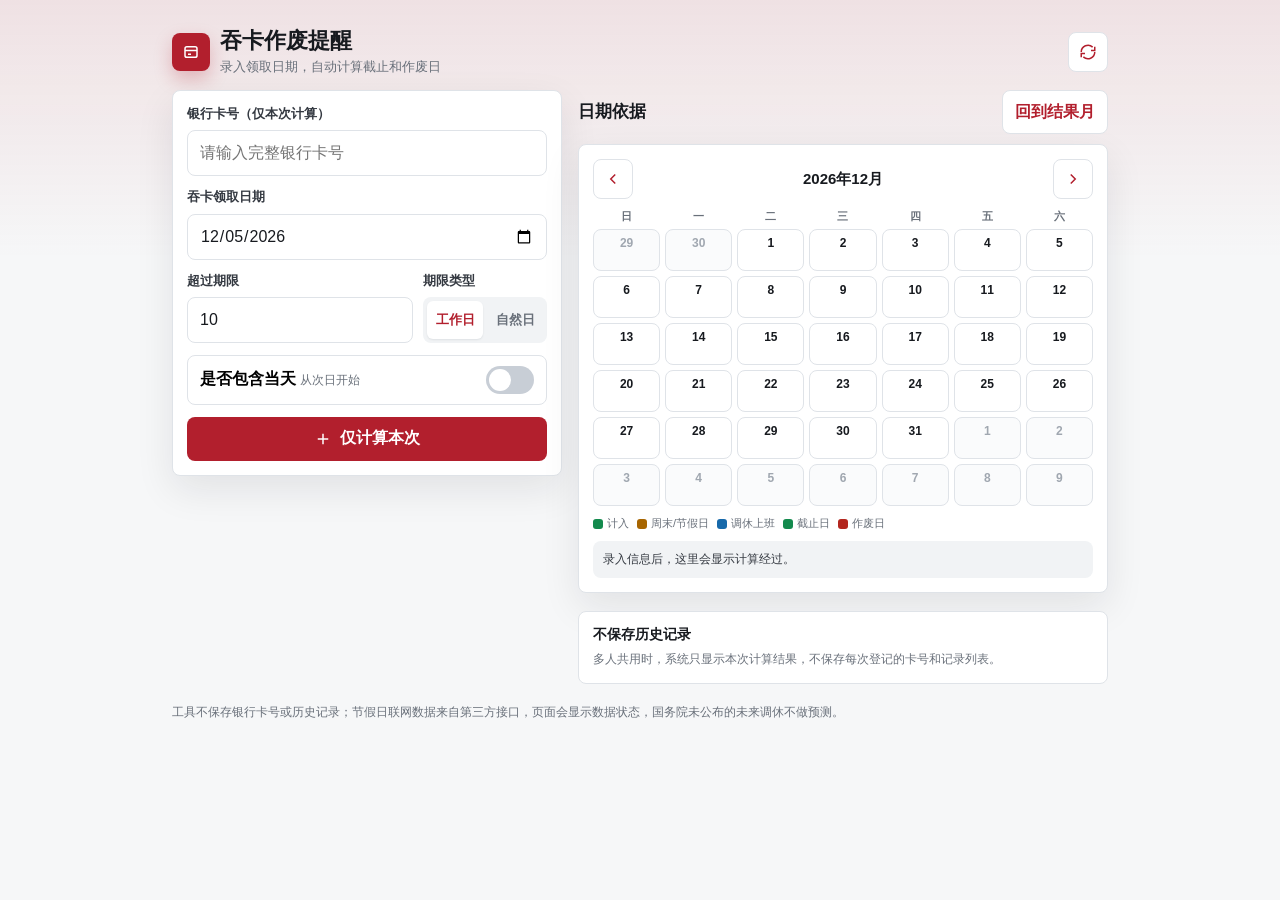
<file: apps/atm-card-expiry-reminder/index.html>
<!doctype html>
<html lang="zh-CN">
  <head>
    <meta charset="UTF-8" />
    <meta name="viewport" content="width=device-width, initial-scale=1.0" />
    <title>吞卡作废提醒</title>
    <link rel="icon" href="data:," />
    <link rel="stylesheet" href="./styles.css" />
  </head>
  <body>
    <main class="app-shell" data-screen-label="ATM 吞卡作废提醒工具">
      <header class="topbar">
        <div class="brand">
          <div class="brand-mark" aria-hidden="true">
            <svg viewBox="0 0 24 24" fill="none" stroke="currentColor">
              <path d="M4 7.5A2.5 2.5 0 0 1 6.5 5h11A2.5 2.5 0 0 1 20 7.5v9A2.5 2.5 0 0 1 17.5 19h-11A2.5 2.5 0 0 1 4 16.5v-9Z"></path>
              <path d="M4 10h16"></path>
              <path d="M8 15h4"></path>
            </svg>
          </div>
          <div>
            <h1>吞卡作废提醒</h1>
            <p>录入领取日期，自动计算截止和作废日</p>
          </div>
        </div>
        <button class="icon-button" id="refreshHolidays" type="button" title="刷新节假日数据" aria-label="刷新节假日数据">
          <svg viewBox="0 0 24 24" fill="none" stroke="currentColor">
            <path d="M21 12a9 9 0 0 1-15.2 6.5"></path>
            <path d="M3 12A9 9 0 0 1 18.2 5.5"></path>
            <path d="M21 5v5h-5"></path>
            <path d="M3 19v-5h5"></path>
          </svg>
        </button>
      </header>

      <div class="desktop-grid">
        <section class="panel" aria-label="录入表单">
          <form id="expiryForm" class="form-grid">
            <div class="field">
              <label for="cardNumber">银行卡号（仅本次计算）</label>
              <input id="cardNumber" name="cardNumber" inputmode="numeric" autocomplete="off" placeholder="请输入完整银行卡号" required />
            </div>

            <div class="field">
              <label for="startDate">吞卡领取日期</label>
              <input id="startDate" name="startDate" type="date" required />
            </div>

            <div class="field-row">
              <div class="field">
                <label for="limitDays">超过期限</label>
                <input id="limitDays" name="limitDays" type="number" min="1" max="999" step="1" value="10" required />
              </div>
              <div class="field">
                <span class="label-text">期限类型</span>
                <div class="segmented" role="tablist" aria-label="期限类型">
                  <button type="button" data-unit="workday" class="active">工作日</button>
                  <button type="button" data-unit="natural">自然日</button>
                </div>
              </div>
            </div>

            <button class="switch-row" id="includeStartSwitch" type="button" aria-pressed="false">
              <div>
                <strong>是否包含当天</strong>
                <span id="includeStartCopy">默认从领取日期次日开始计算</span>
              </div>
              <span class="switch" aria-hidden="true"></span>
            </button>

            <button class="primary-button" type="submit">
              <svg viewBox="0 0 24 24" fill="none" stroke="currentColor">
                <path d="M5 12h14"></path>
                <path d="M12 5v14"></path>
              </svg>
              仅计算本次
            </button>
          </form>

          <div id="message" class="message" role="status"></div>

          <div id="resultPanel" class="result-panel">
            <div class="result-grid">
              <div class="metric">
                <span>最后可处理日</span>
                <strong id="deadlineText">-</strong>
              </div>
              <div class="metric danger">
                <span>作废日</span>
                <strong id="voidDateText">-</strong>
              </div>
            </div>
            <div class="data-source">
              <div class="source-line">
                <span id="sourceStatus" class="status-dot warn">等待数据</span>
                <button id="manualRefresh" class="text-button" type="button">刷新</button>
              </div>
              <div id="sourceDetail">节假日数据用于判断工作日、节假日和调休上班日。</div>
            </div>
            <div class="result-actions">
              <button id="downloadCurrentCalendar" class="secondary-button" type="button">下载本次日历提醒</button>
            </div>
          </div>
        </section>

        <section>
          <div class="section-title">
            <h2>日期依据</h2>
            <button id="calendarToday" class="secondary-button" type="button">回到结果月</button>
          </div>
          <div class="panel">
            <div class="calendar-toolbar">
              <button id="prevMonth" class="icon-button" type="button" aria-label="上个月">
                <svg viewBox="0 0 24 24" fill="none" stroke="currentColor">
                  <path d="m15 18-6-6 6-6"></path>
                </svg>
              </button>
              <div id="calendarTitle" class="calendar-title">-</div>
              <button id="nextMonth" class="icon-button" type="button" aria-label="下个月">
                <svg viewBox="0 0 24 24" fill="none" stroke="currentColor">
                  <path d="m9 18 6-6-6-6"></path>
                </svg>
              </button>
            </div>
            <div id="calendarGrid" class="calendar-grid" aria-label="日期判断日历"></div>
            <div class="legend">
              <span><i class="green"></i>计入</span>
              <span><i class="amber"></i>周末/节假日</span>
              <span><i class="blue"></i>调休上班</span>
              <span><i class="green"></i>截止日</span>
              <span><i class="red"></i>作废日</span>
            </div>
            <ul id="basisList" class="basis-list">
              <li>录入信息后，这里会显示计算经过。</li>
            </ul>
          </div>

          <div class="privacy-panel">
            <strong>不保存历史记录</strong>
            <span>多人共用时，系统只显示本次计算结果，不保存每次登记的卡号和记录列表。</span>
          </div>
        </section>
      </div>

      <p class="footnote">
        工具不保存银行卡号或历史记录；节假日联网数据来自第三方接口，页面会显示数据状态，国务院未公布的未来调休不做预测。
      </p>
    </main>

    <script src="./remote-content.js"></script>
    <script type="module" src="./app.js"></script>
  </body>
</html>
</file>
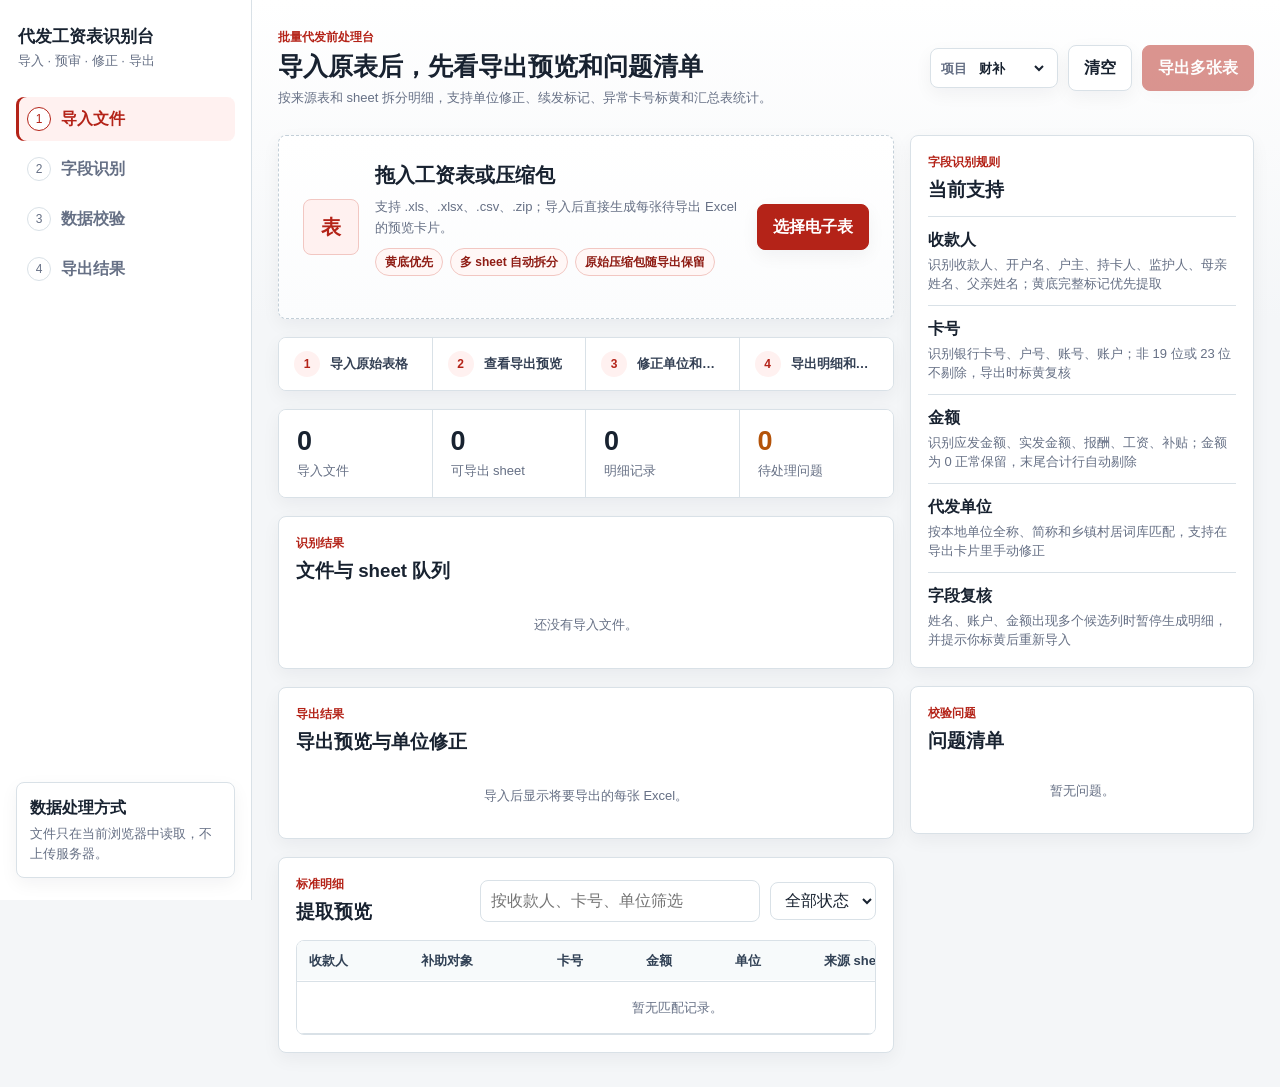
<file: apps/payroll-tool/index.html>
<!doctype html>
<html lang="zh-CN">
  <head>
    <meta charset="UTF-8" />
    <meta name="viewport" content="width=device-width, initial-scale=1.0" />
    <title>代发工资表识别台</title>
    <link rel="icon" href="data:," />
    <link rel="stylesheet" href="./styles.css?v=20260607-nologo" />
  </head>
  <body>
    <div class="app">
      <aside class="rail">
        <div class="brand">
          <div>
            <h1>代发工资表识别台</h1>
            <p>导入 · 预审 · 修正 · 导出</p>
          </div>
        </div>
        <nav class="steps" aria-label="处理步骤">
          <button class="step is-active" data-step="import">
            <span>1</span>
            <strong>导入文件</strong>
          </button>
          <button class="step" data-step="recognize">
            <span>2</span>
            <strong>字段识别</strong>
          </button>
          <button class="step" data-step="validate">
            <span>3</span>
            <strong>数据校验</strong>
          </button>
          <button class="step" data-step="export">
            <span>4</span>
            <strong>导出结果</strong>
          </button>
        </nav>
        <div class="privacy-note">
          <strong>数据处理方式</strong>
          <p>文件只在当前浏览器中读取，不上传服务器。</p>
        </div>
      </aside>

      <main class="workspace">
        <header class="topbar">
          <div>
            <p class="label">批量代发前处理台</p>
            <h2>导入原表后，先看导出预览和问题清单</h2>
            <p class="topbar-subtitle">按来源表和 sheet 拆分明细，支持单位修正、续发标记、异常卡号标黄和汇总表统计。</p>
          </div>
          <div class="actions">
            <label class="project-control">
              <span>项目</span>
              <select id="projectSelect">
                <option value="财补" selected>财补</option>
                <option value="代发工资">代发工资</option>
              </select>
            </label>
            <button class="button secondary" id="clearButton">清空</button>
            <button class="button primary" id="exportButton" disabled>导出多张表</button>
          </div>
        </header>

        <section class="grid">
          <div class="main-panel">
            <section class="upload-panel" id="dropZone">
              <input
                type="file"
                id="fileInput"
                accept=".xls,.xlsx,.csv,.zip"
                multiple
              />
              <div class="upload-icon">表</div>
              <div class="upload-copy">
                <h3>拖入工资表或压缩包</h3>
                <p>支持 .xls、.xlsx、.csv、.zip；导入后直接生成每张待导出 Excel 的预览卡片。</p>
                <div class="upload-hints" aria-label="导入规则提示">
                  <span>黄底优先</span>
                  <span>多 sheet 自动拆分</span>
                  <span>原始压缩包随导出保留</span>
                </div>
              </div>
              <button class="button primary" id="pickButton">选择电子表</button>
            </section>

            <section class="workflow-strip" aria-label="处理流程">
              <div><strong>1</strong><span>导入原始表格</span></div>
              <div><strong>2</strong><span>查看导出预览</span></div>
              <div><strong>3</strong><span>修正单位和续发</span></div>
              <div><strong>4</strong><span>导出明细和汇总</span></div>
            </section>

            <section class="summary">
              <div>
                <span class="metric" id="fileCount">0</span>
                <p>导入文件</p>
              </div>
              <div>
                <span class="metric" id="sheetCount">0</span>
                <p>可导出 sheet</p>
              </div>
              <div>
                <span class="metric" id="recordCount">0</span>
                <p>明细记录</p>
              </div>
              <div>
                <span class="metric warning" id="issueCount">0</span>
                <p>待处理问题</p>
              </div>
            </section>

            <section class="section">
              <div class="section-head">
                <div>
                  <p class="label">识别结果</p>
                  <h3>文件与 sheet 队列</h3>
                </div>
              </div>
              <div class="queue" id="fileQueue">
                <div class="empty">还没有导入文件。</div>
              </div>
            </section>

            <section class="section">
              <div class="section-head">
                <div>
                  <p class="label">导出结果</p>
                  <h3>导出预览与单位修正</h3>
                </div>
              </div>
              <div class="export-preview" id="exportPreview">
                <div class="empty">导入后显示将要导出的每张 Excel。</div>
              </div>
            </section>

            <section class="section">
              <div class="section-head">
                <div>
                  <p class="label">标准明细</p>
                  <h3>提取预览</h3>
                </div>
                <div class="table-tools">
                  <input id="searchInput" type="search" placeholder="按收款人、卡号、单位筛选" />
                  <select id="statusFilter">
                    <option value="all">全部状态</option>
                    <option value="ok">正常</option>
                    <option value="issue">有问题</option>
                  </select>
                </div>
              </div>
              <div class="table-wrap">
                <table>
                  <thead>
                    <tr>
                      <th>收款人</th>
                      <th>补助对象</th>
                      <th>卡号</th>
                      <th>金额</th>
                      <th>单位</th>
                      <th>来源 sheet</th>
                      <th>状态</th>
                    </tr>
                  </thead>
                  <tbody id="recordsBody">
                    <tr>
                      <td colspan="7" class="empty-cell">导入后显示前 200 条识别结果。</td>
                    </tr>
                  </tbody>
                </table>
              </div>
            </section>
          </div>

          <aside class="side-panel">
            <section class="card">
              <p class="label">字段识别规则</p>
              <h3>当前支持</h3>
              <dl class="rules">
                <div>
                  <dt>收款人</dt>
                  <dd>识别收款人、开户名、户主、持卡人、监护人、母亲姓名、父亲姓名；黄底完整标记优先提取</dd>
                </div>
                <div>
                  <dt>卡号</dt>
                  <dd>识别银行卡号、户号、账号、账户；非 19 位或 23 位不剔除，导出时标黄复核</dd>
                </div>
                <div>
                  <dt>金额</dt>
                  <dd>识别应发金额、实发金额、报酬、工资、补贴；金额为 0 正常保留，末尾合计行自动剔除</dd>
                </div>
                <div>
                  <dt>代发单位</dt>
                  <dd>按本地单位全称、简称和乡镇村居词库匹配，支持在导出卡片里手动修正</dd>
                </div>
                <div>
                  <dt>字段复核</dt>
                  <dd>姓名、账户、金额出现多个候选列时暂停生成明细，并提示你标黄后重新导入</dd>
                </div>
              </dl>
            </section>

            <section class="card issue-card">
              <div class="section-head compact">
                <div>
                  <p class="label">校验问题</p>
                  <h3>问题清单</h3>
                </div>
              </div>
              <div class="issues" id="issuesList">
                <div class="empty">暂无问题。</div>
              </div>
            </section>
          </aside>
        </section>
      </main>
    </div>

    <script src="./vendor/jszip.min.js"></script>
    <script src="./vendor/xlsx.full.min.js"></script>
    <script src="./unit-reference.js?v=20260607-nologo"></script>
    <script src="./remote-content.js?v=20260608-remote"></script>
    <script src="./app.js?v=20260607-nologo"></script>
  </body>
</html>
</file>
<file: apps/atm-card-expiry-reminder/styles.css>
:root {
  color-scheme: light;
  --bg: #f6f7f8;
  --surface: #ffffff;
  --surface-soft: #f1f3f5;
  --text: #171a1f;
  --muted: #69707a;
  --line: #dfe3e8;
  --accent: #b21f2d;
  --accent-strong: #8f1421;
  --accent-soft: #fff0f2;
  --green: #138a4d;
  --green-soft: #eaf7ef;
  --amber: #a76500;
  --amber-soft: #fff5df;
  --blue: #1769aa;
  --blue-soft: #eaf3fb;
  --danger: #b3261e;
  --shadow: 0 14px 38px rgba(18, 24, 32, 0.09);
  font-family: -apple-system, "SF Pro Text", "PingFang SC", "Noto Sans SC", sans-serif;
}

* {
  box-sizing: border-box;
}

html {
  min-height: 100%;
  background: var(--bg);
}

body {
  margin: 0;
  min-height: 100%;
  color: var(--text);
  background:
    linear-gradient(180deg, rgba(178, 31, 45, 0.1), rgba(246, 247, 248, 0) 260px),
    var(--bg);
}

button,
input,
select {
  font: inherit;
}

button {
  border: 0;
}

.app-shell {
  width: min(100%, 460px);
  margin: 0 auto;
  padding: 18px 14px 34px;
}

.topbar {
  display: flex;
  align-items: center;
  justify-content: space-between;
  gap: 12px;
  margin-bottom: 14px;
}

.brand {
  display: flex;
  align-items: center;
  gap: 10px;
}

.brand-mark,
.icon-button,
.record-icon {
  display: grid;
  place-items: center;
  flex: 0 0 auto;
}

.brand-mark {
  width: 38px;
  height: 38px;
  border-radius: 8px;
  color: #ffffff;
  background: var(--accent);
  box-shadow: 0 8px 18px rgba(178, 31, 45, 0.26);
}

.brand h1 {
  margin: 0;
  font-size: 22px;
  line-height: 1.18;
  letter-spacing: 0;
}

.brand p {
  margin: 4px 0 0;
  color: var(--muted);
  font-size: 13px;
  line-height: 1.4;
}

.icon-button {
  width: 40px;
  height: 40px;
  border: 1px solid var(--line);
  border-radius: 8px;
  color: var(--accent);
  background: var(--surface);
}

.panel {
  padding: 14px;
  border: 1px solid var(--line);
  border-radius: 8px;
  background: var(--surface);
  box-shadow: var(--shadow);
}

.form-grid {
  display: grid;
  gap: 12px;
}

.field {
  display: grid;
  gap: 7px;
}

.field-row {
  display: grid;
  grid-template-columns: 1fr 124px;
  gap: 10px;
}

label,
.label-text {
  color: #343941;
  font-size: 13px;
  font-weight: 700;
  line-height: 1.4;
}

input {
  width: 100%;
  min-height: 46px;
  padding: 10px 12px;
  border: 1px solid var(--line);
  border-radius: 8px;
  outline: none;
  color: var(--text);
  background: #ffffff;
}

input:focus {
  border-color: var(--accent);
  box-shadow: 0 0 0 3px rgba(178, 31, 45, 0.12);
}

.segmented,
.tabs {
  display: grid;
  gap: 4px;
  padding: 4px;
  border-radius: 8px;
  background: var(--surface-soft);
}

.segmented {
  grid-template-columns: 1fr 1fr;
}

.tabs {
  grid-template-columns: repeat(4, 1fr);
  margin: 18px 0 10px;
}

.segmented button,
.tabs button {
  min-height: 38px;
  border-radius: 6px;
  color: var(--muted);
  background: transparent;
  font-size: 13px;
  font-weight: 700;
}

.segmented button.active,
.tabs button.active {
  color: var(--accent);
  background: #ffffff;
  box-shadow: 0 1px 2px rgba(18, 24, 32, 0.08);
}

.switch-row {
  display: flex;
  align-items: center;
  justify-content: space-between;
  gap: 12px;
  min-height: 48px;
  padding: 10px 12px;
  border: 1px solid var(--line);
  border-radius: 8px;
  background: #ffffff;
}

.switch-row span {
  color: var(--muted);
  font-size: 12px;
  line-height: 1.4;
}

.switch {
  position: relative;
  width: 48px;
  height: 28px;
  border-radius: 999px;
  background: #c8ced6;
  transition: background 0.2s ease;
}

.switch::after {
  position: absolute;
  top: 3px;
  left: 3px;
  width: 22px;
  height: 22px;
  border-radius: 50%;
  background: #ffffff;
  content: "";
  transition: transform 0.2s ease;
}

.switch.active {
  background: var(--accent);
}

.switch.active::after {
  transform: translateX(20px);
}

.primary-button,
.secondary-button,
.text-button {
  display: inline-flex;
  align-items: center;
  justify-content: center;
  gap: 8px;
  min-height: 44px;
  border-radius: 8px;
  font-weight: 800;
}

.primary-button {
  width: 100%;
  color: #ffffff;
  background: var(--accent);
}

.primary-button:active {
  background: var(--accent-strong);
}

.secondary-button {
  padding: 0 12px;
  border: 1px solid var(--line);
  color: var(--accent);
  background: #ffffff;
}

.text-button {
  min-height: 36px;
  padding: 0 8px;
  color: var(--accent);
  background: transparent;
}

.message {
  display: none;
  margin-top: 10px;
  padding: 10px 12px;
  border-radius: 8px;
  font-size: 13px;
  line-height: 1.6;
}

.message.show {
  display: block;
}

.message.error {
  color: var(--danger);
  background: #fff0ef;
}

.message.info {
  color: var(--blue);
  background: var(--blue-soft);
}

.result-panel {
  display: none;
  margin-top: 12px;
}

.result-panel.show {
  display: block;
}

.result-grid {
  display: grid;
  grid-template-columns: 1fr 1fr;
  gap: 10px;
}

.metric {
  padding: 12px;
  border-radius: 8px;
  background: var(--surface-soft);
}

.metric span {
  color: var(--muted);
  font-size: 12px;
  font-weight: 700;
}

.metric strong {
  display: block;
  margin-top: 6px;
  font-size: 20px;
  line-height: 1.2;
}

.metric.danger {
  color: var(--danger);
  background: #fff0ef;
}

.data-source {
  display: grid;
  gap: 8px;
  margin-top: 12px;
  padding: 10px 12px;
  border: 1px solid var(--line);
  border-radius: 8px;
  background: #ffffff;
  color: var(--muted);
  font-size: 12px;
  line-height: 1.55;
}

.result-actions {
  margin-top: 12px;
}

.source-line {
  display: flex;
  align-items: center;
  justify-content: space-between;
  gap: 10px;
}

.status-dot {
  display: inline-flex;
  align-items: center;
  gap: 6px;
  color: var(--green);
  font-weight: 800;
}

.status-dot::before {
  width: 8px;
  height: 8px;
  border-radius: 50%;
  background: currentColor;
  content: "";
}

.status-dot.warn {
  color: var(--amber);
}

.status-dot.missing {
  color: var(--danger);
}

.section-title {
  display: flex;
  align-items: center;
  justify-content: space-between;
  gap: 12px;
  margin: 18px 0 10px;
}

.section-title h2 {
  margin: 0;
  font-size: 17px;
  line-height: 1.3;
}

.calendar-toolbar {
  display: flex;
  align-items: center;
  justify-content: space-between;
  gap: 10px;
}

.calendar-title {
  font-size: 15px;
  font-weight: 800;
}

.calendar-grid {
  display: grid;
  grid-template-columns: repeat(7, 1fr);
  gap: 5px;
  margin-top: 10px;
}

.weekday {
  color: var(--muted);
  font-size: 11px;
  font-weight: 800;
  text-align: center;
}

.day-cell {
  position: relative;
  min-height: 42px;
  padding: 6px 4px;
  border: 1px solid var(--line);
  border-radius: 8px;
  background: #ffffff;
  font-size: 12px;
  text-align: center;
}

.day-cell.outside {
  color: #a0a7b0;
  background: #fafbfc;
}

.day-cell .day-number {
  display: block;
  font-weight: 800;
}

.day-cell .day-mark {
  display: block;
  margin-top: 3px;
  color: var(--muted);
  font-size: 9px;
  line-height: 1.1;
}

.day-cell.counted {
  border-color: rgba(19, 138, 77, 0.45);
  background: var(--green-soft);
}

.day-cell.holiday,
.day-cell.weekend {
  color: var(--amber);
  border-color: rgba(167, 101, 0, 0.35);
  background: var(--amber-soft);
}

.day-cell.makeup {
  color: var(--blue);
  border-color: rgba(23, 105, 170, 0.4);
  background: var(--blue-soft);
}

.day-cell.deadline {
  color: #ffffff;
  border-color: var(--green);
  background: var(--green);
}

.day-cell.void {
  color: #ffffff;
  border-color: var(--danger);
  background: var(--danger);
}

.legend {
  display: flex;
  flex-wrap: wrap;
  gap: 8px;
  margin-top: 10px;
  color: var(--muted);
  font-size: 11px;
}

.legend span {
  display: inline-flex;
  align-items: center;
  gap: 4px;
}

.legend i {
  width: 10px;
  height: 10px;
  border-radius: 3px;
  background: var(--line);
}

.legend .green {
  background: var(--green);
}

.legend .amber {
  background: var(--amber);
}

.legend .blue {
  background: var(--blue);
}

.legend .red {
  background: var(--danger);
}

.basis-list {
  display: grid;
  gap: 8px;
  margin: 10px 0 0;
  padding: 0;
  list-style: none;
}

.basis-list li {
  padding: 9px 10px;
  border-radius: 8px;
  background: var(--surface-soft);
  color: #343941;
  font-size: 12px;
  line-height: 1.55;
}

.privacy-panel {
  display: grid;
  gap: 6px;
  margin-top: 18px;
  padding: 14px;
  border: 1px solid var(--line);
  border-radius: 8px;
  background: #ffffff;
}

.privacy-panel strong {
  color: var(--text);
  font-size: 14px;
}

.privacy-panel span {
  color: var(--muted);
  font-size: 12px;
  line-height: 1.6;
}

.records {
  display: grid;
  gap: 10px;
}

.record-card {
  display: grid;
  gap: 10px;
  padding: 12px;
  border: 1px solid var(--line);
  border-radius: 8px;
  background: #ffffff;
}

.record-head {
  display: flex;
  align-items: flex-start;
  justify-content: space-between;
  gap: 10px;
}

.record-title {
  display: flex;
  gap: 10px;
}

.record-icon {
  width: 34px;
  height: 34px;
  border-radius: 8px;
  color: var(--accent);
  background: var(--accent-soft);
}

.record-title strong {
  display: block;
  font-size: 14px;
  line-height: 1.3;
  word-break: break-all;
}

.record-title span,
.record-meta {
  color: var(--muted);
  font-size: 12px;
  line-height: 1.5;
}

.tag {
  flex: 0 0 auto;
  padding: 4px 8px;
  border-radius: 999px;
  color: var(--muted);
  background: var(--surface-soft);
  font-size: 11px;
  font-weight: 800;
}

.tag.soon {
  color: var(--amber);
  background: var(--amber-soft);
}

.tag.today,
.tag.expired {
  color: var(--danger);
  background: #fff0ef;
}

.record-actions {
  display: grid;
  grid-template-columns: 1fr 1fr;
  gap: 8px;
}

.empty-state {
  padding: 18px 12px;
  border: 1px dashed #cbd2da;
  border-radius: 8px;
  color: var(--muted);
  background: rgba(255, 255, 255, 0.7);
  font-size: 13px;
  line-height: 1.7;
  text-align: center;
}

.footnote {
  margin: 18px 0 0;
  color: var(--muted);
  font-size: 12px;
  line-height: 1.7;
}

.sr-only {
  position: absolute;
  width: 1px;
  height: 1px;
  padding: 0;
  margin: -1px;
  overflow: hidden;
  clip: rect(0, 0, 0, 0);
  white-space: nowrap;
  border: 0;
}

svg {
  width: 18px;
  height: 18px;
  stroke-width: 2;
}

@media (min-width: 760px) {
  .app-shell {
    width: min(100%, 980px);
    padding: 28px 22px 44px;
  }

  .desktop-grid {
    display: grid;
    grid-template-columns: minmax(340px, 390px) 1fr;
    align-items: start;
    gap: 16px;
  }

  .section-title:first-child {
    margin-top: 0;
  }
}

@media (max-width: 360px) {
  .field-row,
  .result-grid,
  .record-actions {
    grid-template-columns: 1fr;
  }

  .tabs {
    grid-template-columns: 1fr 1fr;
  }
}
</file>
<file: apps/payroll-tool/styles.css>
:root {
  color-scheme: light;
  --bg: #f4f6f8;
  --panel: #ffffff;
  --panel-soft: #f8fafc;
  --panel-tint: #fff6f5;
  --text: #182230;
  --muted: #667085;
  --line: #d9e1e7;
  --line-strong: #c3cfd8;
  --navy: #182230;
  --accent: #b42318;
  --accent-strong: #8f1d15;
  --accent-soft: #fff1f0;
  --green: #067647;
  --green-soft: #ecfdf3;
  --amber: #b45309;
  --amber-soft: #fff4d7;
  --red: #b42318;
  --red-soft: #fff1f0;
  --blue-soft: #eef5ff;
  --shadow: 0 14px 32px rgba(16, 24, 40, 0.09);
  --shadow-soft: 0 6px 18px rgba(16, 24, 40, 0.05);
}

* {
  box-sizing: border-box;
}

body {
  margin: 0;
  background:
    linear-gradient(180deg, #ffffff 0, var(--bg) 320px),
    var(--bg);
  color: var(--text);
  font-family: -apple-system, "SF Pro Text", "PingFang SC", "Noto Sans SC", "Microsoft YaHei", sans-serif;
  line-height: 1.5;
}

button,
input,
select {
  font: inherit;
}

button,
select,
input {
  outline-color: var(--accent);
}

.app {
  min-height: 100vh;
  display: grid;
  grid-template-columns: 252px minmax(0, 1fr);
}

.rail {
  position: sticky;
  top: 0;
  height: 100vh;
  background: #ffffff;
  border-right: 1px solid var(--line);
  padding: 22px 16px;
  display: flex;
  flex-direction: column;
  gap: 24px;
}

.brand {
  display: flex;
  gap: 0;
  align-items: center;
  padding: 4px 2px 2px;
}

.brand h1,
.topbar h2,
.section h3,
.card h3 {
  margin: 0;
  letter-spacing: 0;
}

.brand h1 {
  font-size: 17px;
  line-height: 1.25;
  color: var(--navy);
}

.brand p,
.privacy-note p,
.summary p,
.upload-panel p {
  margin: 4px 0 0;
  color: var(--muted);
  font-size: 13px;
  line-height: 1.55;
}

.steps {
  display: grid;
  gap: 6px;
}

.step {
  border: 0;
  border-radius: 8px;
  background: transparent;
  color: var(--muted);
  padding: 10px 11px;
  display: flex;
  align-items: center;
  gap: 10px;
  text-align: left;
  transition: background 160ms ease, color 160ms ease;
}

.step span {
  width: 24px;
  height: 24px;
  border-radius: 50%;
  display: grid;
  place-items: center;
  border: 1px solid var(--line);
  font-size: 12px;
}

.step.is-active {
  background: var(--accent-soft);
  color: var(--accent);
  box-shadow: inset 3px 0 0 var(--accent);
}

.step.is-active span {
  border-color: var(--accent);
  background: #fff;
}

.privacy-note {
  margin-top: auto;
  border: 1px solid var(--line);
  border-radius: 8px;
  padding: 13px;
  background: #fff;
  box-shadow: var(--shadow-soft);
}

.workspace {
  padding: 24px 26px 34px;
  min-width: 0;
}

.topbar {
  display: flex;
  align-items: center;
  justify-content: space-between;
  gap: 16px;
  margin-bottom: 18px;
  padding: 4px 0 8px;
}

.label {
  margin: 0 0 5px;
  color: var(--accent);
  font-weight: 700;
  font-size: 12px;
}

.topbar h2 {
  font-size: 25px;
  line-height: 1.2;
  color: var(--navy);
}

.topbar-subtitle {
  margin: 7px 0 0;
  max-width: 720px;
  color: var(--muted);
  font-size: 13px;
  line-height: 1.6;
}

.actions,
.table-tools {
  display: flex;
  align-items: center;
  gap: 10px;
  flex-wrap: wrap;
}

.project-control {
  min-height: 40px;
  display: inline-flex;
  align-items: center;
  gap: 8px;
  border: 1px solid var(--line);
  border-radius: 8px;
  padding: 0 10px;
  background: #fff;
  color: var(--muted);
  font-size: 13px;
  font-weight: 700;
  box-shadow: var(--shadow-soft);
}

.project-control select {
  min-height: 32px;
  border: 0;
  background: transparent;
  color: var(--text);
  font-weight: 800;
  outline: 0;
}

.button {
  border: 1px solid var(--line);
  border-radius: 8px;
  padding: 10px 15px;
  cursor: pointer;
  min-height: 40px;
  background: #fff;
  color: var(--text);
  font-weight: 700;
  transition: transform 140ms ease, box-shadow 140ms ease, border-color 140ms ease, background 140ms ease;
  box-shadow: var(--shadow-soft);
}

.button.primary {
  background: var(--accent);
  border-color: var(--accent);
  color: #fff;
}

.button.secondary {
  background: #fff;
}

.button:not(:disabled):hover {
  transform: translateY(-1px);
  box-shadow: var(--shadow);
}

.button.primary:not(:disabled):hover {
  background: var(--accent-strong);
  border-color: var(--accent-strong);
}

.button:disabled {
  cursor: not-allowed;
  opacity: 0.48;
}

.grid {
  display: grid;
  grid-template-columns: minmax(0, 1fr) 344px;
  gap: 16px;
}

.main-panel,
.side-panel {
  display: grid;
  gap: 18px;
  align-content: start;
  min-width: 0;
}

.side-panel {
  position: sticky;
  top: 18px;
}

.upload-panel,
.section,
.card,
.summary,
.workflow-strip {
  border: 1px solid var(--line);
  background: var(--panel);
  box-shadow: var(--shadow-soft);
  border-radius: 8px;
  min-width: 0;
}

.upload-panel {
  min-height: 184px;
  display: grid;
  grid-template-columns: auto minmax(0, 1fr) auto;
  align-items: center;
  justify-items: start;
  gap: 16px;
  padding: 24px;
  text-align: left;
  border-style: dashed;
  border-color: var(--line-strong);
  background:
    linear-gradient(180deg, #ffffff, #fbfcfd);
}

.upload-panel.is-dragging {
  border-color: var(--accent);
  background: var(--accent-soft);
}

.upload-panel input {
  display: none;
}

.upload-icon {
  width: 56px;
  height: 56px;
  border-radius: 8px;
  display: grid;
  place-items: center;
  background: var(--accent-soft);
  color: var(--accent);
  font-size: 20px;
  font-weight: 800;
  border: 1px solid #f2c7c2;
  grid-row: 1 / 3;
}

.upload-copy {
  min-width: 0;
  display: grid;
  gap: 7px;
  grid-column: 2;
}

.upload-panel h3 {
  margin: 0;
  font-size: 20px;
  color: var(--navy);
}

.upload-panel p {
  margin-top: 0;
  max-width: 620px;
}

.upload-hints {
  display: flex;
  flex-wrap: wrap;
  gap: 7px;
  margin-top: 3px;
}

.upload-hints span {
  border: 1px solid #f2c7c2;
  border-radius: 999px;
  padding: 4px 9px;
  background: #fff7f6;
  color: var(--accent-strong);
  font-size: 12px;
  font-weight: 700;
}

.upload-panel #pickButton {
  grid-column: 3;
  grid-row: 1 / 3;
  justify-self: end;
  align-self: center;
}

.workflow-strip {
  display: grid;
  grid-template-columns: repeat(4, minmax(0, 1fr));
  overflow: hidden;
}

.workflow-strip div {
  display: flex;
  align-items: center;
  gap: 10px;
  min-width: 0;
  padding: 13px 15px;
  border-right: 1px solid var(--line);
  background: #fff;
}

.workflow-strip div:last-child {
  border-right: 0;
}

.workflow-strip strong {
  width: 26px;
  height: 26px;
  flex: 0 0 auto;
  border-radius: 50%;
  display: grid;
  place-items: center;
  background: var(--accent-soft);
  color: var(--accent);
  font-size: 12px;
}

.workflow-strip span {
  min-width: 0;
  color: #344054;
  font-size: 13px;
  font-weight: 750;
  overflow: hidden;
  text-overflow: ellipsis;
  white-space: nowrap;
}

.summary {
  display: grid;
  grid-template-columns: repeat(4, minmax(0, 1fr));
  padding: 0;
  gap: 0;
  overflow: hidden;
}

.summary > div {
  padding: 16px 18px;
  border-right: 1px solid var(--line);
  background: #fff;
}

.summary > div:last-child {
  border-right: 0;
}

.metric {
  display: block;
  font-size: 27px;
  font-weight: 800;
  line-height: 1.15;
  color: var(--navy);
}

.metric.warning {
  color: var(--amber);
}

.section,
.card {
  padding: 17px;
}

.section-head {
  display: flex;
  align-items: center;
  justify-content: space-between;
  gap: 14px;
  margin-bottom: 14px;
}

.section-head.compact {
  margin-bottom: 10px;
}

.queue,
.issues {
  display: grid;
  gap: 8px;
}

.queue-row,
.issue-row {
  border: 1px solid var(--line);
  border-radius: 8px;
  padding: 12px;
  background: #fff;
  transition: border-color 160ms ease, box-shadow 160ms ease, transform 160ms ease;
}

.queue-row:hover,
.issue-row:hover,
.export-card:hover {
  border-color: var(--line-strong);
  box-shadow: var(--shadow-soft);
}

.queue-row {
  display: grid;
  grid-template-columns: minmax(0, 1fr) auto;
  gap: 12px;
  align-items: start;
}

.queue-title {
  margin: 0;
  font-weight: 750;
  overflow: hidden;
  text-overflow: ellipsis;
  white-space: nowrap;
}

.queue-meta {
  margin: 3px 0 0;
  color: var(--muted);
  font-size: 12px;
}

.queue-current {
  margin: 6px 0 0;
  color: var(--accent-strong);
  font-size: 12px;
  font-weight: 650;
  overflow: hidden;
  text-overflow: ellipsis;
  white-space: nowrap;
}

.sheet-list {
  grid-column: 1 / -1;
  display: grid;
  gap: 6px;
  padding-top: 8px;
  border-top: 1px solid var(--line);
}

.sheet-row {
  display: grid;
  grid-template-columns: minmax(0, 1fr) minmax(112px, auto) auto;
  gap: 8px;
  align-items: center;
  font-size: 12px;
  min-height: 30px;
  padding: 3px 0;
}

.sheet-name,
.sheet-reason {
  min-width: 0;
  overflow: hidden;
  text-overflow: ellipsis;
  white-space: nowrap;
}

.sheet-reason {
  color: var(--muted);
}

.export-preview {
  display: grid;
  gap: 10px;
}

.export-card,
.blocked-sheets {
  border: 1px solid var(--line);
  border-radius: 8px;
  background: #fff;
  padding: 13px;
}

.export-card {
  transition: border-color 160ms ease, box-shadow 160ms ease;
}

.export-card.is-muted {
  background: #f8fafb;
}

.export-card-head {
  display: grid;
  grid-template-columns: auto minmax(0, 1fr) auto;
  gap: 12px;
  align-items: start;
}

.export-check {
  min-height: 30px;
  display: inline-flex;
  align-items: center;
  gap: 6px;
  color: var(--muted);
  font-size: 12px;
  font-weight: 800;
}

.export-check input {
  width: 16px;
  height: 16px;
  accent-color: var(--accent);
}

.export-title {
  min-width: 0;
}

.export-title h4,
.blocked-sheets h4 {
  margin: 0;
  color: var(--navy);
  font-size: 15px;
  line-height: 1.35;
  overflow-wrap: anywhere;
}

.export-title p {
  margin: 3px 0 0;
  color: var(--muted);
  font-size: 12px;
  overflow-wrap: anywhere;
}

.export-unit-row {
  display: grid;
  grid-template-columns: minmax(220px, 1fr) auto auto;
  gap: 8px;
  align-items: end;
  margin-top: 12px;
}

.unit-input-wrap {
  position: relative;
  min-width: 0;
}

.export-unit-row label {
  display: grid;
  gap: 5px;
  min-width: 0;
}

.export-unit-row label span {
  color: var(--muted);
  font-size: 12px;
  font-weight: 800;
}

.export-unit-row input {
  width: 100%;
  min-height: 38px;
  border: 1px solid var(--line);
  border-radius: 8px;
  padding: 8px 10px;
  color: var(--text);
}

.unit-suggestions {
  position: absolute;
  left: 0;
  right: 0;
  top: calc(100% + 6px);
  z-index: 10;
  display: grid;
  max-height: 230px;
  overflow: auto;
  border: 1px solid var(--line-strong);
  border-radius: 8px;
  background: #fff;
  box-shadow: var(--shadow);
}

.unit-suggestions[hidden] {
  display: none;
}

.unit-suggestions button {
  border: 0;
  border-bottom: 1px solid var(--line);
  background: #fff;
  padding: 9px 10px;
  text-align: left;
  cursor: pointer;
}

.unit-suggestions button:last-child {
  border-bottom: 0;
}

.unit-suggestions button:hover,
.unit-suggestions button:focus {
  background: var(--accent-soft);
}

.unit-suggestions strong {
  display: block;
  color: var(--navy);
  font-size: 13px;
  line-height: 1.35;
}

.unit-suggestions span {
  display: block;
  margin-top: 2px;
  color: var(--muted);
  font-size: 12px;
}

.button.small {
  min-height: 38px;
  padding: 8px 11px;
  font-size: 12px;
}

.unit-source {
  align-self: center;
  color: var(--green);
  font-size: 12px;
  font-weight: 800;
}

.unit-source.needs-review {
  color: var(--amber);
}

.export-facts {
  display: grid;
  grid-template-columns: repeat(6, minmax(0, 1fr));
  gap: 0;
  margin-top: 12px;
  border: 1px solid var(--line);
  border-radius: 8px;
  overflow: hidden;
}

.export-facts div {
  min-width: 0;
  padding: 10px;
  border-right: 1px solid var(--line);
  background: var(--panel-soft);
}

.export-facts div:last-child {
  border-right: 0;
}

.export-facts strong {
  display: block;
  color: var(--navy);
  font-size: 14px;
  line-height: 1.3;
  overflow-wrap: anywhere;
  font-variant-numeric: tabular-nums;
}

.export-facts span {
  display: block;
  margin-top: 3px;
  color: var(--muted);
  font-size: 12px;
}

.retry-fact label {
  display: inline-flex;
  align-items: center;
  gap: 7px;
}

.retry-fact input {
  width: 16px;
  height: 16px;
  accent-color: var(--accent);
}

.export-issues {
  display: grid;
  gap: 5px;
  margin-top: 10px;
}

.export-issues p {
  margin: 0;
  border: 1px solid #f3d18a;
  border-radius: 8px;
  background: #fffaf0;
  color: #8a4b0d;
  padding: 8px 10px;
  font-size: 12px;
  line-height: 1.45;
}

.link-button {
  margin-top: 10px;
  border: 0;
  background: transparent;
  color: var(--accent);
  font-size: 13px;
  font-weight: 800;
  cursor: pointer;
  padding: 0;
}

.mini-table-wrap {
  margin-top: 10px;
  overflow: auto;
  border: 1px solid var(--line);
  border-radius: 8px;
}

.mini-table {
  min-width: 680px;
}

.mini-table th,
.mini-table td {
  padding: 8px 10px;
  font-size: 12px;
}

.preview-more {
  margin: 0;
  padding: 8px 10px;
  color: var(--muted);
  font-size: 12px;
  border-top: 1px solid var(--line);
}

.blocked-sheets {
  display: grid;
  gap: 8px;
  background: var(--panel-soft);
}

.blocked-sheet {
  display: grid;
  grid-template-columns: minmax(0, 1fr) auto;
  gap: 6px 10px;
  align-items: center;
  border: 1px solid var(--line);
  border-radius: 8px;
  padding: 10px;
  background: #fff;
}

.blocked-sheet strong,
.blocked-sheet p {
  min-width: 0;
  overflow-wrap: anywhere;
}

.blocked-sheet p {
  grid-column: 1 / -1;
  margin: 0;
  color: var(--muted);
  font-size: 12px;
}

.chip {
  display: inline-flex;
  align-items: center;
  justify-content: center;
  min-width: 66px;
  border-radius: 8px;
  padding: 5px 9px;
  font-size: 12px;
  font-weight: 800;
  line-height: 1.15;
}

.chip.ok {
  background: var(--green-soft);
  color: var(--green);
}

.chip.warn {
  background: var(--amber-soft);
  color: var(--amber);
}

.chip.error {
  background: var(--red-soft);
  color: var(--red);
}

.table-tools input,
.table-tools select {
  border: 1px solid var(--line);
  border-radius: 8px;
  min-height: 38px;
  padding: 8px 10px;
  background: #fff;
  color: var(--text);
}

.table-tools input {
  width: min(280px, 54vw);
}

.table-wrap {
  overflow: auto;
  border: 1px solid var(--line);
  border-radius: 8px;
  background: #fff;
}

table {
  width: 100%;
  min-width: 760px;
  border-collapse: collapse;
  background: #fff;
}

th,
td {
  padding: 10px 12px;
  border-bottom: 1px solid var(--line);
  font-size: 13px;
  text-align: left;
  vertical-align: top;
}

th {
  position: sticky;
  top: 0;
  z-index: 1;
  background: #f7fafb;
  color: #314155;
  font-weight: 800;
}

tbody tr:hover {
  background: #f8fbfb;
}

td.amount {
  font-variant-numeric: tabular-nums;
  font-weight: 750;
}

.empty,
.empty-cell {
  color: var(--muted);
  font-size: 13px;
  text-align: center;
  padding: 16px;
}

.rules {
  display: grid;
  gap: 0;
  margin: 12px 0 0;
}

.rules div {
  border-top: 1px solid var(--line);
  padding: 11px 0;
}

.rules div:last-child {
  padding-bottom: 0;
}

.rules dt {
  font-weight: 800;
  margin-bottom: 3px;
}

.rules dd {
  margin: 0;
  color: var(--muted);
  font-size: 13px;
  line-height: 1.5;
}

.issue-card {
  max-height: calc(100vh - 250px);
  overflow: auto;
}

.issue-row strong {
  display: block;
  font-size: 13px;
}

.issue-row p {
  margin: 5px 0 0;
  color: var(--muted);
  font-size: 12px;
  line-height: 1.45;
}

@media (max-width: 1100px) {
  .app {
    grid-template-columns: 1fr;
  }

  .rail {
    position: static;
    height: auto;
    border-right: 0;
    border-bottom: 1px solid var(--line);
  }

  .steps {
    grid-template-columns: repeat(4, minmax(0, 1fr));
  }

  .privacy-note {
    display: none;
  }

  .grid {
    grid-template-columns: 1fr;
  }

  .side-panel {
    position: static;
  }
}

@media (max-width: 720px) {
  .workspace {
    padding: 16px;
  }

  .topbar,
  .section-head,
  .table-tools {
    align-items: stretch;
    flex-direction: column;
  }

  .topbar h2 {
    font-size: 23px;
  }

  .steps,
  .summary,
  .workflow-strip {
    grid-template-columns: repeat(2, minmax(0, 1fr));
  }

  .summary > div:nth-child(2n) {
    border-right: 0;
  }

  .summary > div:nth-child(n + 3),
  .workflow-strip div:nth-child(n + 3) {
    border-top: 1px solid var(--line);
  }

  .workflow-strip div:nth-child(2n) {
    border-right: 0;
  }

  .upload-panel {
    grid-template-columns: 1fr;
    text-align: center;
    justify-items: center;
  }

  .upload-icon,
  .upload-copy,
  .upload-panel #pickButton {
    grid-column: 1;
    grid-row: auto;
    justify-self: center;
  }

  .upload-copy {
    text-align: center;
  }

  .upload-hints {
    justify-content: center;
  }

  .sheet-row {
    grid-template-columns: minmax(0, 1fr) auto;
  }

  .sheet-reason {
    grid-column: 1 / -1;
  }

  .export-card-head,
  .export-unit-row,
  .blocked-sheet {
    grid-template-columns: 1fr;
  }

  .export-card-head .chip {
    justify-self: start;
  }

  .export-facts {
    grid-template-columns: repeat(2, minmax(0, 1fr));
  }

  .export-facts div:nth-child(2n) {
    border-right: 0;
  }

  .export-facts div:nth-child(n + 3) {
    border-top: 1px solid var(--line);
  }

  .table-tools input,
  .table-tools select {
    width: 100%;
  }
}
</file>
